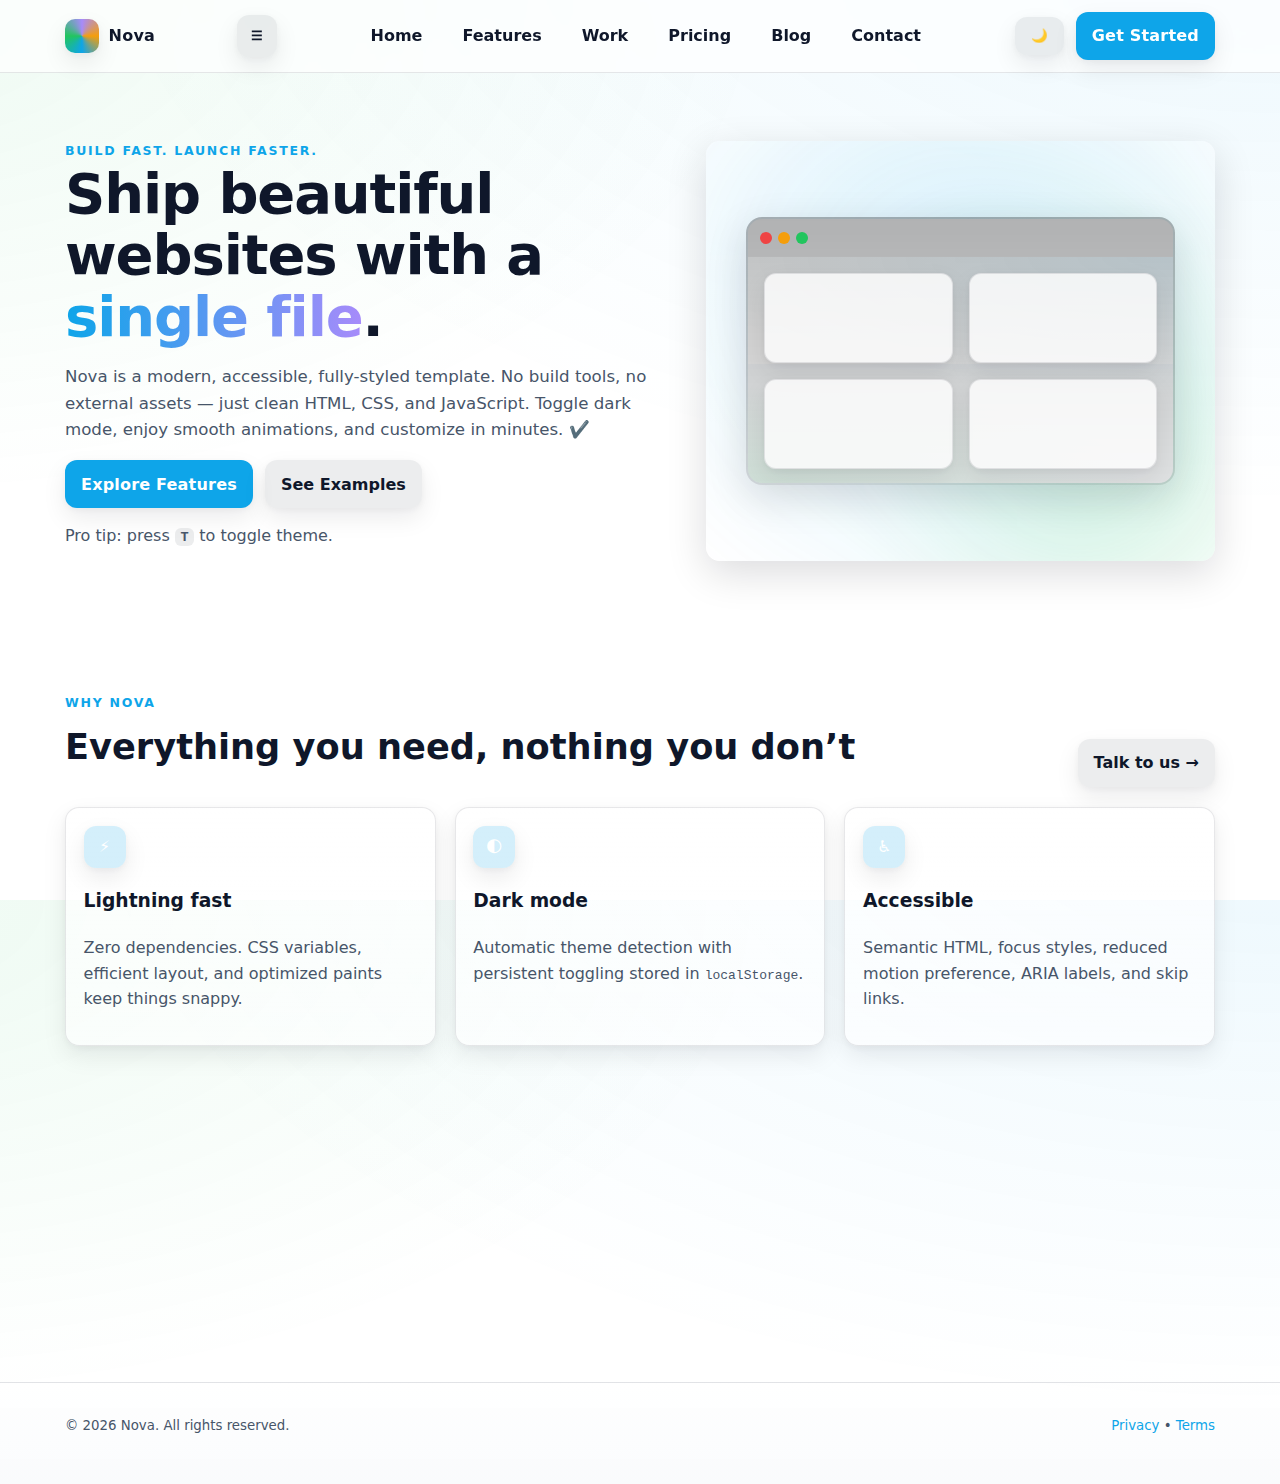
<file: index.html>
<!doctype html>
<html lang="en">

<head>
    <meta charset="utf-8">
    <meta name="viewport" content="width=device-width, initial-scale=1">
    <title>Nova — Home</title>
    <meta name="description"
        content="A fully styled, responsive, accessible website template with dark mode, animations, and clean design." />
    <meta name="theme-color" content="#111827" media="(prefers-color-scheme: dark)">
    <meta name="theme-color" content="#ffffff" media="(prefers-color-scheme: light)">
    <link rel="stylesheet" href="assets/style.css">
    <link rel="icon"
        href="data:image/svg+xml,%3Csvg xmlns='http://www.w3.org/2000/svg' width='64' height='64'%3E%3Crect width='100%25' height='100%25' rx='12' ry='12' fill='%230ea5e9'/%3E%3Cpath d='M18 46 L32 14 L46 46 Z' fill='%23fff'/%3E%3C/svg%3E">
</head>

<body>
    <a class="skip-link" href="#main">Skip to content</a>
    <div class="progress" aria-hidden="true"></div>

    <!-- Header -->
    <header>
        <div class="container nav" role="navigation" aria-label="Main">
            <div class="brand">
                <span class="brand-logo" aria-hidden="true"></span>
                <span>Nova</span>
            </div>
            <button class="btn icon ghost menu-toggle" aria-expanded="false" aria-controls="mobile-menu"
                aria-label="Toggle menu">
                ☰
            </button>
            <ul class="primary">
                <li><a class="link" href="index.html">Home</a></li>
                <li><a class="link" href="#features">Features</a></li>
                <li><a class="link" href="work.html">Work</a></li>
                <li><a class="link" href="pricing.html">Pricing</a></li>
                <li><a class="link" href="blog.html">Blog</a></li>
                <li><a class="link" href="contact.html">Contact</a></li>
            </ul>
            <div class="nav-cta">
                <button id="theme-toggle" class="btn ghost">🌙</button>
                <a class="btn brand" href="pricing.html">Get Started</a>
            </div>
        </div>
    </header>

    <main id="main">
        <!-- Hero -->
        <section class="container hero">
      <div>
        <span class="eyebrow">Build fast. Launch faster.</span>
        <h1>Ship beautiful websites with a <span
            style="background:linear-gradient(90deg,var(--brand),#a78bfa); -webkit-background-clip:text; background-clip:text; color:transparent">single
            file</span>.</h1>
        <p class="lead">Nova is a modern, accessible, fully-styled template. No build tools, no external assets — just
          clean HTML, CSS, and JavaScript. Toggle dark mode, enjoy smooth animations, and customize in minutes. ✔️</p>

        <div style="display:flex; gap:.75rem; margin-top:1rem">
          <a class="btn brand" href="#features">Explore Features</a>
          <a class="btn ghost" href="work.html">See Examples</a>
        </div>

        <p class="muted" style="margin-top:.9rem">Pro tip: press <kbd class="kbd">T</kbd> to toggle theme.</p>
      </div>

      <div class="hero-card">
        <div class="orbit" aria-hidden="true"></div>
        <div class="preview" role="img" aria-label="Preview of app UI">
          <div class="bar"><span class="dot" aria-hidden="true"></span></div>
          <div class="content">
            <div class="tile"></div>
            <div class="tile"></div>
            <div class="tile"></div>
            <div class="tile"></div>
          </div>
        </div>
      </div>
    </section>

        <!-- Features -->
        <section id="features">
            <div class="container">
                <div class="section-head">
                    <div>
                        <span class="eyebrow">Why Nova</span>
                        <h2>Everything you need, nothing you don’t</h2>
                    </div>
                    <a class="btn ghost" href="contact.html">Talk to us →</a>
                </div>

                <div class="grid three">
                    <article class="card fade-up" tabindex="0">
                        <div class="icon" aria-hidden="true">⚡</div>
                        <h3>Lightning fast</h3>
                        <p class="muted">Zero dependencies. CSS variables, efficient layout, and optimized paints keep
                            things snappy.</p>
                    </article>

                    <article class="card fade-up" tabindex="0">
                        <div class="icon" aria-hidden="true">🌓</div>
                        <h3>Dark mode</h3>
                        <p class="muted">Automatic theme detection with persistent toggling stored in
                            <code>localStorage</code>.
                        </p>
                    </article>

                    <article class="card fade-up" tabindex="0">
                        <div class="icon" aria-hidden="true">♿</div>
                        <h3>Accessible</h3>
                        <p class="muted">Semantic HTML, focus styles, reduced motion preference, ARIA labels, and skip
                            links.</p>
                    </article>

                    <article class="card fade-up" tabindex="0">
                        <div class="icon" aria-hidden="true">🎯</div>
                        <h3>Scroll-spy</h3>
                        <p class="muted">Active nav highlight updates as you move through sections. Smooth and
                            intuitive.</p>
                    </article>

                    <article class="card fade-up" tabindex="0">
                        <div class="icon" aria-hidden="true">🎬</div>
                        <h3>Animations</h3>
                        <p class="muted">Intersection-Observer reveals. Subtle shadows and gradients without heavy
                            frameworks.</p>
                    </article>

                    <article class="card fade-up" tabindex="0">
                        <div class="icon" aria-hidden="true">🧩</div>
                        <h3>Composable</h3>
                        <p class="muted">Cards, grids, and utility classes let you build new sections in minutes. 💡</p>
                    </article>
                </div>
            </div>
        </section>
    </main>

    <!-- Footer -->
    <footer>
        <div class="container" style="display:flex;justify-content:space-between">
            <small>© <span id="year"></span> Nova. All rights reserved.</small>
            <small><a href="#">Privacy</a> • <a href="#">Terms</a></small>
        </div>
    </footer>
    <script src="assets/script.js"></script>
</body>


</html>
</file>
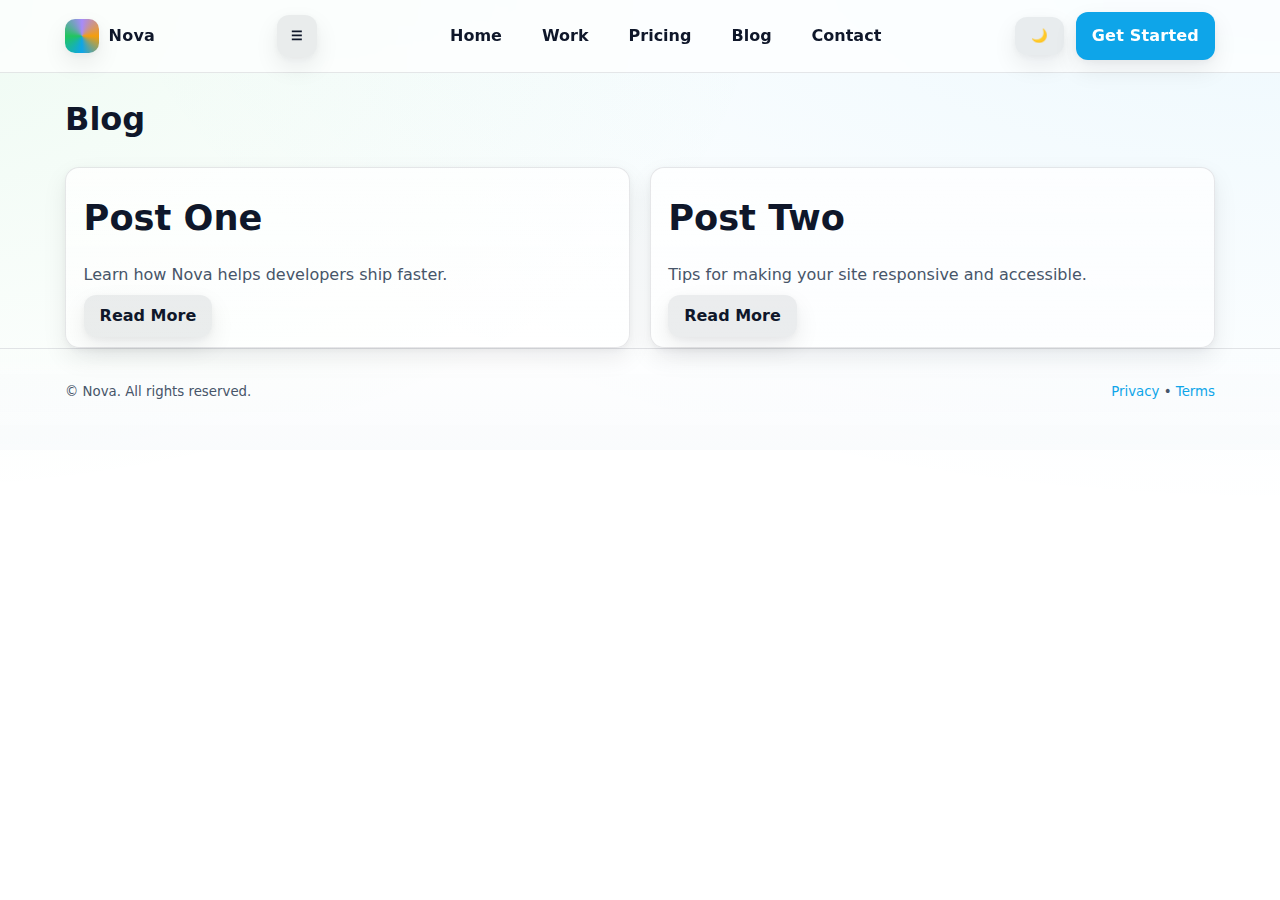
<file: blog.html>
<!doctype html>
<html lang="en">

<head>
    <meta charset="utf-8">
    <meta name="viewport" content="width=device-width, initial-scale=1">
    <title>Nova — Blog</title>
    <link rel="stylesheet" href="assets/style.css">
</head>

<body>
    <!-- Header -->
    <header>
        <div class="container nav">
            <div class="brand">
                <span class="brand-logo"></span>
                <span>Nova</span>
            </div>
            <button class="btn icon ghost menu-toggle">☰</button>
            <ul class="primary">
                <li><a class="link" href="index.html">Home</a></li>
                <li><a class="link" href="work.html">Work</a></li>
                <li><a class="link" href="pricing.html">Pricing</a></li>
                <li><a class="link" href="blog.html">Blog</a></li>
                <li><a class="link" href="contact.html">Contact</a></li>
            </ul>
            <div class="nav-cta">
                <button id="theme-toggle" class="btn ghost">🌙</button>
                <a class="btn brand" href="pricing.html">Get Started</a>
            </div>
        </div>
    </header>

    <main class="container">
        <h1>Blog</h1>
        <div class="grid two">
            <article class="card">
                <h2>Post One</h2>
                <p class="muted">Learn how Nova helps developers ship faster.</p>
                <a class="btn ghost" href="#">Read More</a>
            </article>
            <article class="card">
                <h2>Post Two</h2>
                <p class="muted">Tips for making your site responsive and accessible.</p>
                <a class="btn ghost" href="#">Read More</a>
            </article>
        </div>
    </main>

    <!-- Footer -->
    <footer>
        <div class="container" style="display:flex;justify-content:space-between">
            <small>© <span id="year"></span> Nova. All rights reserved.</small>
            <small><a href="#">Privacy</a> • <a href="#">Terms</a></small>
        </div>
    </footer>
    <script src="assets/script.js"></script>
</body>

</html>
</file>
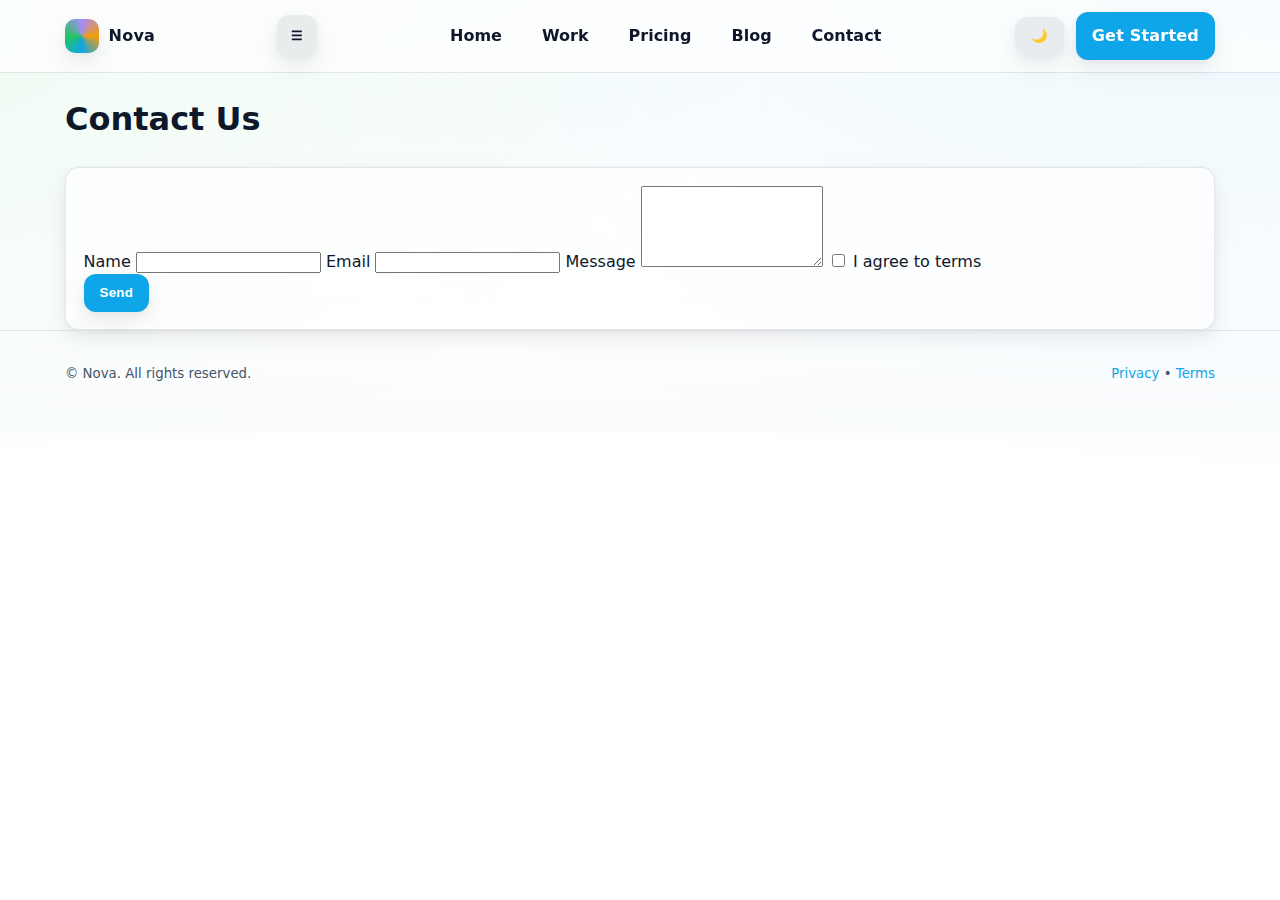
<file: contact.html>
<!doctype html>
<html lang="en">

<head>
    <meta charset="utf-8">
    <meta name="viewport" content="width=device-width, initial-scale=1">
    <title>Nova — Contact</title>
    <link rel="stylesheet" href="assets/style.css">
</head>

<body>
    <!-- Header -->
    <header>
        <div class="container nav">
            <div class="brand">
                <span class="brand-logo"></span>
                <span>Nova</span>
            </div>
            <button class="btn icon ghost menu-toggle">☰</button>
            <ul class="primary">
                <li><a class="link" href="index.html">Home</a></li>
                <li><a class="link" href="work.html">Work</a></li>
                <li><a class="link" href="pricing.html">Pricing</a></li>
                <li><a class="link" href="blog.html">Blog</a></li>
                <li><a class="link" href="contact.html">Contact</a></li>
            </ul>
            <div class="nav-cta">
                <button id="theme-toggle" class="btn ghost">🌙</button>
                <a class="btn brand" href="pricing.html">Get Started</a>
            </div>
        </div>
    </header>

    <main class="container">
        <h1>Contact Us</h1>
        <form id="contact-form" class="card">
            <label>Name <input type="text" name="name" required></label>
            <label>Email <input type="email" name="email" required></label>
            <label>Message <textarea name="message" rows="5" required></textarea></label>
            <label><input type="checkbox" id="agree"> I agree to terms</label>
            <button class="btn brand" type="submit">Send</button>
            <p id="notice" style="display:none;margin-top:10px"></p>
        </form>
    </main>

    <!-- Footer -->
    <footer>
        <div class="container" style="display:flex;justify-content:space-between">
            <small>© <span id="year"></span> Nova. All rights reserved.</small>
            <small><a href="#">Privacy</a> • <a href="#">Terms</a></small>
        </div>
    </footer>
    <script src="assets/script.js"></script>
</body>

</html>
</file>
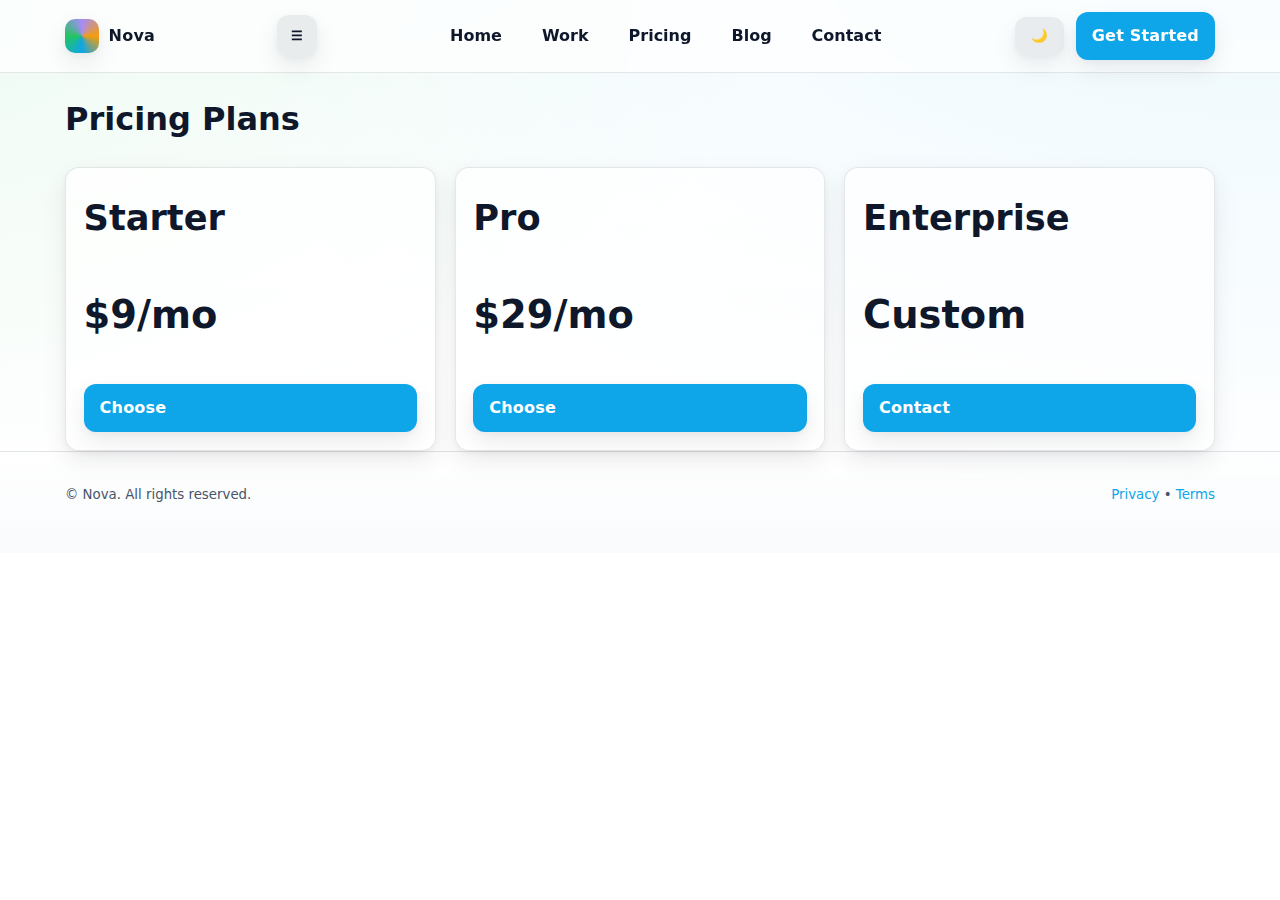
<file: pricing.html>
<!doctype html>
<html lang="en">

<head>
    <meta charset="utf-8">
    <meta name="viewport" content="width=device-width, initial-scale=1">
    <title>Nova — Pricing</title>
    <link rel="stylesheet" href="assets/style.css">
</head>

<body>
    <!-- Header -->
    <header>
        <div class="container nav">
            <div class="brand">
                <span class="brand-logo"></span>
                <span>Nova</span>
            </div>
            <button class="btn icon ghost menu-toggle">☰</button>
            <ul class="primary">
                <li><a class="link" href="index.html">Home</a></li>
                <li><a class="link" href="work.html">Work</a></li>
                <li><a class="link" href="pricing.html">Pricing</a></li>
                <li><a class="link" href="blog.html">Blog</a></li>
                <li><a class="link" href="contact.html">Contact</a></li>
            </ul>
            <div class="nav-cta">
                <button id="theme-toggle" class="btn ghost">🌙</button>
                <a class="btn brand" href="pricing.html">Get Started</a>
            </div>
        </div>
    </header>

    <main class="container">
        <h1>Pricing Plans</h1>
        <div class="grid three">
            <div class="card">
                <h2>Starter</h2>
                <p class="price">$9/mo</p>
                <a class="btn brand" href="#">Choose</a>
            </div>
            <div class="card">
                <h2>Pro</h2>
                <p class="price">$29/mo</p>
                <a class="btn brand" href="#">Choose</a>
            </div>
            <div class="card">
                <h2>Enterprise</h2>
                <p class="price">Custom</p>
                <a class="btn brand" href="#">Contact</a>
            </div>
        </div>
    </main>

    <!-- Footer -->
    <footer>
        <div class="container" style="display:flex;justify-content:space-between">
            <small>© <span id="year"></span> Nova. All rights reserved.</small>
            <small><a href="#">Privacy</a> • <a href="#">Terms</a></small>
        </div>
    </footer>
    <script src="assets/script.js"></script>
</body>

</html>
</file>
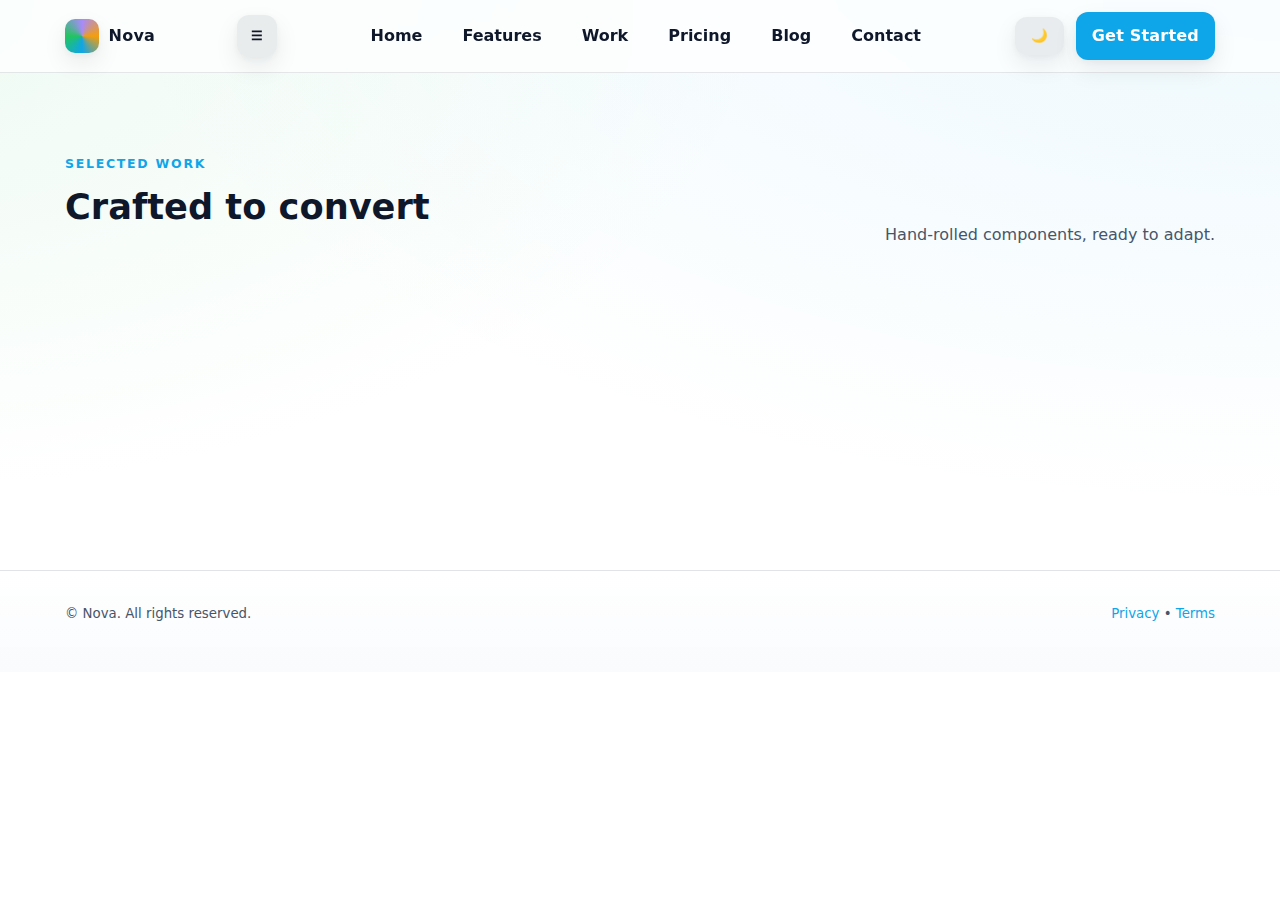
<file: work.html>
<!doctype html>
<html lang="en">

<head>
    <meta charset="utf-8">
    <meta name="viewport" content="width=device-width, initial-scale=1">
    <title>Nova — Work</title>
    <meta name="description"
        content="A fully styled, responsive, accessible website template with dark mode, animations, and clean design." />
    <meta name="theme-color" content="#111827" media="(prefers-color-scheme: dark)">
    <meta name="theme-color" content="#ffffff" media="(prefers-color-scheme: light)">
    <link rel="stylesheet" href="assets/style.css">
    <link rel="icon"
        href="data:image/svg+xml,%3Csvg xmlns='http://www.w3.org/2000/svg' width='64' height='64'%3E%3Crect width='100%25' height='100%25' rx='12' ry='12' fill='%230ea5e9'/%3E%3Cpath d='M18 46 L32 14 L46 46 Z' fill='%23fff'/%3E%3C/svg%3E">
</head>

<body>
    <!-- Header -->
   <header>
        <div class="container nav" role="navigation" aria-label="Main">
            <div class="brand">
                <span class="brand-logo" aria-hidden="true"></span>
                <span>Nova</span>
            </div>
            <button class="btn icon ghost menu-toggle" aria-expanded="false" aria-controls="mobile-menu"
                aria-label="Toggle menu">
                ☰
            </button>
            <ul class="primary">
                <li><a class="link" href="index.html">Home</a></li>
                <li><a class="link" href="#features">Features</a></li>
                <li><a class="link" href="work.html">Work</a></li>
                <li><a class="link" href="pricing.html">Pricing</a></li>
                <li><a class="link" href="blog.html">Blog</a></li>
                <li><a class="link" href="contact.html">Contact</a></li>
            </ul>
            <div class="nav-cta">
                <button id="theme-toggle" class="btn ghost">🌙</button>
                <a class="btn brand" href="pricing.html">Get Started</a>
            </div>
        </div>
    </header>

   <!-- Work -->
    <section id="work" aria-labelledby="work-title">
      <div class="container">
        <div class="section-head">
          <div>
            <span class="eyebrow">Selected work</span>
            <h2 id="work-title">Crafted to convert</h2>
          </div>
          <div class="muted">Hand-rolled components, ready to adapt.</div>
        </div>

        <div class="grid three">
          <figure class="work fade-up">
            <img alt="Gradient app screenshot" src="data:image/svg+xml;utf8,
              %3Csvg xmlns='http://www.w3.org/2000/svg' viewBox='0 0 1200 800'%3E
              %3Cdefs%3E%3ClinearGradient id='g' x1='0' x2='1'%3E%3Cstop offset='0' stop-color='%230ea5e9'/%3E%3Cstop offset='1' stop-color='%23a78bfa'/%3E%3C/linearGradient%3E%3C/defs%3E
              %3Crect width='1200' height='800' fill='url(%23g)'/%3E%3C/svg%3E" />
            <figcaption class="meta">
              <span class="tag">SaaS</span>
              <div><strong>NeonBoard</strong> — Analytics that glow</div>
            </figcaption>
          </figure>

          <figure class="work fade-up">
            <img alt="Abstract mesh" src="data:image/svg+xml;utf8,
              %3Csvg xmlns='http://www.w3.org/2000/svg' viewBox='0 0 1200 800'%3E
              %3Cdefs%3E%3CradialGradient id='r' cx='30%25' cy='30%25' r='80%25'%3E
              %3Cstop offset='0%25' stop-color='%2322c55e'/%3E%3Cstop offset='100%25' stop-color='transparent'/%3E%3C/radialGradient%3E%3C/defs%3E
              %3Crect width='1200' height='800' fill='%230b1220'/%3E
              %3Ccircle cx='200' cy='220' r='400' fill='url(%23r)'/%3E
              %3Ccircle cx='1100' cy='650' r='500' fill='url(%23r)'/%3E%3C/svg%3E" />
            <figcaption class="meta">
              <span class="tag">Landing</span>
              <div><strong>Aurora</strong> — Luminous product page</div>
            </figcaption>
          </figure>

          <figure class="work fade-up">
            <img alt="Cards UI" src="data:image/svg+xml;utf8,
              %3Csvg xmlns='http://www.w3.org/2000/svg' viewBox='0 0 1200 800'%3E
              %3Crect width='1200' height='800' fill='%23f8fafc'/%3E
              %3Crect x='80' y='120' width='300' height='180' rx='18' fill='%23e2e8f0'/%3E
              %3Crect x='420' y='120' width='300' height='180' rx='18' fill='%23cbd5e1'/%3E
              %3Crect x='760' y='120' width='300' height='180' rx='18' fill='%2394a3b8'/%3E%3C/svg%3E" />
            <figcaption class="meta">
              <span class="tag">UI Kit</span>
              <div><strong>Cardinal</strong> — Component library</div>
            </figcaption>
          </figure>
        </div>
      </div>
    </section>

    <!-- Footer -->
    <footer>
        <div class="container" style="display:flex;justify-content:space-between">
            <small>© <span id="year"></span> Nova. All rights reserved.</small>
            <small><a href="#">Privacy</a> • <a href="#">Terms</a></small>
        </div>
    </footer>
    <script src="assets/script.js"></script>
</body>

</html>
</file>
<file: assets/style.css>
/* -------------------------
       CSS RESET & BASE STYLES
       ------------------------- */
    :root{
      --bg: #ffffff;
      --bg-soft: #f8fafc;
      --fg: #0f172a;
      --muted: #475569;
      --brand: #0ea5e9;
      --brand-600: #0284c7;
      --brand-700: #0369a1;
      --accent: #22c55e;
      --danger: #ef4444;
      --card: #ffffffcc;
      --ring: 0 0 0 4px color-mix(in oklab, var(--brand) 25%, transparent);
      --shadow-1: 0 10px 25px rgba(2,8,23,.08), 0 2px 6px rgba(2,8,23,.04);
      --shadow-2: 0 12px 40px rgba(2,8,23,.14);
      --radius: 14px;
      --radius-sm: 10px;
      --radius-xs: 8px;
      --maxw: 1150px;
      --grid-gap: clamp(14px, 1.5vw, 24px);
      --grad: conic-gradient(from 180deg at 50% 50%, #0ea5e9 0%, #22c55e 25%, #a78bfa 50%, #f59e0b 75%, #0ea5e9 100%);
    }
    :root.dark{
      --bg: #0b1220;
      --bg-soft: #0f172a;
      --fg: #e5e7eb;
      --muted: #9aa4b2;
      --brand: #38bdf8;
      --brand-600: #0ea5e9;
      --brand-700: #0284c7;
      --accent: #34d399;
      --danger: #f87171;
      --card: #0b1220cc;
      --shadow-1: 0 10px 25px rgba(0,0,0,.35), 0 2px 6px rgba(0,0,0,.3);
      --shadow-2: 0 12px 40px rgba(0,0,0,.55);
    }
    *,*::before,*::after{ box-sizing: border-box }
    html,body{ height:100% }
    body{
      margin:0;
      font-family: ui-sans-serif, system-ui, -apple-system, Segoe UI, Roboto, Ubuntu, Cantarell, "Helvetica Neue", Arial, "Noto Sans", "Apple Color Emoji", "Segoe UI Emoji";
      color: var(--fg);
      background: radial-gradient(1200px 600px at 100% -10%, color-mix(in oklab, var(--brand) 8%, transparent), transparent),
                  radial-gradient(900px 500px at -10% 0%, color-mix(in oklab, var(--accent) 8%, transparent), transparent),
                  var(--bg);
      line-height:1.6;
      overflow-x: hidden;
      scroll-behavior: smooth;
    }
    img{ max-width:100%; display:block }
    a{ color: var(--brand); text-decoration: none }
    a:hover{ color: var(--brand-700) }
    .container{ width: min(100% - 2rem, var(--maxw)); margin-inline: auto }
    .grid{ display:grid; gap: var(--grid-gap) }
    .two{ grid-template-columns: repeat(2, minmax(0,1fr)) }
    .three{ grid-template-columns: repeat(3, minmax(0,1fr)) }
    @media (max-width: 900px){ .two,.three{ grid-template-columns: 1fr } }

    /* -------------------------
       ACCESSIBILITY
       ------------------------- */
    .skip-link{
      position: absolute; left:-9999px; top:auto; width:1px; height:1px; overflow:hidden;
    }
    .skip-link:focus{
      left: 1rem; top: 1rem; width: auto; height: auto;
      background: var(--fg); color: var(--bg); padding:.5rem .75rem; border-radius: var(--radius-xs);
      z-index: 9999;
    }
    :focus-visible{ outline: 2px solid var(--brand); outline-offset: 2px; }

    /* -------------------------
       HEADER
       ------------------------- */
    header{
      position: sticky; top:0; z-index:1000;
      backdrop-filter: blur(10px);
      background: color-mix(in oklab, var(--card) 85%, transparent);
      border-bottom: 1px solid color-mix(in oklab, var(--fg) 10%, transparent);
    }
    .nav{
      display:flex; align-items:center; justify-content:space-between; gap:1rem;
      padding: .75rem 0;
    }
    .brand{
      display:flex; align-items:center; gap:.6rem; font-weight: 800; letter-spacing:.2px;
    }
    .brand-logo{
      width:34px; height:34px; border-radius:10px;
      background: var(--grad); box-shadow: var(--shadow-1);
    }
    .nav ul{ list-style:none; display:flex; gap:1rem; margin:0; padding:0; }
    .nav a.link{
      color: var(--fg); padding:.5rem .75rem; border-radius: 10px; font-weight:600;
    }
    .nav a.link:hover{ background: color-mix(in oklab, var(--brand) 12%, transparent) }
    .nav a.link.active{ color:#fff; background: var(--brand); }
    .nav-cta{ display:flex; gap:.75rem; align-items:center }
    .btn{
      --bgc: var(--fg); --c: var(--bg);
      appearance:none; border:none; cursor:pointer; font-weight:700;
      color: var(--c); background: var(--bgc);
      padding:.7rem 1rem; border-radius: 12px; box-shadow: var(--shadow-1);
    }
    .btn:hover{ filter: brightness(.98) saturate(1.05) }
    .btn.brand{ --bgc: var(--brand); --c: #fff }
    .btn.ghost{ color: var(--fg); background: color-mix(in oklab, var(--fg) 8%, transparent); }
    .btn.icon{ display:inline-grid; place-items:center; width:40px; aspect-ratio:1/1; padding:0 }

    .menu-toggle{ display:none }
    @media (max-width:900px){
      .menu-toggle{ display:inline-grid }
      .nav ul.primary{
        position: fixed; inset: 64px 0 auto 0;
        background: color-mix(in oklab, var(--bg) 85%, transparent);
        padding: 1rem; transform-origin: top;
        transform: translateY(-10px) scaleY(0.98);
        opacity:0; pointer-events:none;
        box-shadow: var(--shadow-2);
        border-bottom: 1px solid color-mix(in oklab, var(--fg) 10%, transparent);
        backdrop-filter: blur(10px);
        flex-direction: column; gap:.5rem;
      }
      .nav ul.primary.open{
        opacity:1; pointer-events:auto;
        transform: none; transition: .25s ease;
      }
    }

    /* -------------------------
       HERO
       ------------------------- */
    .hero{
      padding: clamp(2rem, 5vw, 4rem) 0 3rem;
      display:grid; grid-template-columns: 1.1fr .9fr; gap: var(--grid-gap); align-items:center;
    }
    .hero h1{
      font-size: clamp(2rem, 4.8vw, 3.5rem); line-height:1.1; margin:0 0 .75rem;
      letter-spacing: -0.02em;
    }
    .lead{ font-size: clamp(1rem, 1.3vw, 1.15rem); color: var(--muted) }
    .hero-card{
      position: relative; padding: 1rem; border-radius: var(--radius);
      background: linear-gradient(180deg, color-mix(in oklab, var(--card) 94%, transparent), color-mix(in oklab, var(--card) 70%, transparent));
      box-shadow: var(--shadow-2); overflow: hidden; min-height: 420px;
      display:grid; place-items:center;
    }
    .orbit{
      position:absolute; inset:-20% -10%; background: radial-gradient(60% 60% at 50% 40%, color-mix(in oklab, var(--brand) 18%, transparent), transparent),
                                        radial-gradient(40% 50% at 70% 70%, color-mix(in oklab, var(--accent) 20%, transparent), transparent);
      filter: blur(40px); opacity:.9; transform: rotate(-8deg);
    }
    .preview{
      position: relative; z-index:1; width:min(90%, 520px); aspect-ratio: 16/10; border-radius: 16px;
      background:
        linear-gradient(180deg, rgba(0,0,0,.25), rgba(0,0,0,.1)) border-box,
        linear-gradient(180deg, var(--bg) 0 55%, var(--bg-soft) 55% 100%) padding-box;
      border: 2px solid color-mix(in oklab, var(--fg) 8%, transparent);
      box-shadow: var(--shadow-2);
      overflow:hidden; display:grid; grid-template-rows: 38px 1fr;
    }
    .preview .bar{ display:flex; gap:.4rem; align-items:center; padding:.5rem .75rem; background: color-mix(in oklab, var(--fg) 8%, transparent) }
    .dot{ width:12px; aspect-ratio:1; border-radius:50%; background:#ef4444; box-shadow: 18px 0 0 #f59e0b, 36px 0 0 #22c55e }
    .preview .content{
      padding: 1rem; display:grid; grid-template-columns: 1fr 1fr; gap: 1rem;
      background:
        radial-gradient(500px 140px at 100% 0%, color-mix(in oklab, var(--brand) 8%, transparent), transparent),
        radial-gradient(400px 100px at 0% 100%, color-mix(in oklab, var(--accent) 9%, transparent), transparent);
    }
    .preview .tile{
      background: color-mix(in oklab, var(--bg) 80%, transparent); border: 1px solid color-mix(in oklab, var(--fg) 10%, transparent);
      border-radius: 12px; min-height: 90px; box-shadow: var(--shadow-1);
    }
    @media (max-width: 900px){ .hero{ grid-template-columns: 1fr } }

    /* -------------------------
       SECTIONS
       ------------------------- */
    section{ padding: clamp(3rem, 6vw, 5rem) 0; position: relative }
    .section-head{ display:flex; justify-content:space-between; align-items:end; gap:1rem; margin-bottom: 1.25rem }
    .eyebrow{ font-weight:800; color: var(--brand); letter-spacing:.14em; text-transform: uppercase; font-size:.78rem }
    h2{ font-size: clamp(1.6rem, 3.4vw, 2.2rem); margin:.25rem 0 .75rem }
    p.section-lead{ color: var(--muted); max-width: 65ch }

    .card{
      border-radius: var(--radius); padding: 1.1rem;
      background: linear-gradient(180deg, color-mix(in oklab, var(--card) 94%, transparent), color-mix(in oklab, var(--card) 70%, transparent));
      border: 1px solid color-mix(in oklab, var(--fg) 10%, transparent);
      box-shadow: var(--shadow-1);
    }

    /* Feature Icons */
    .icon{
      width: 42px; height:42px; border-radius: 12px; display:grid; place-items:center;
      background: color-mix(in oklab, var(--brand) 18%, transparent);
      color: #fff; font-weight: 900; box-shadow: var(--shadow-1);
    }

    /* Portfolio */
    .work{ overflow:hidden; border-radius: 16px; position:relative; background: color-mix(in oklab, var(--fg) 6%, transparent) }
    .work .meta{ position:absolute; inset:auto 0 0 0; padding: .75rem 1rem; background: linear-gradient(180deg, transparent, rgba(0,0,0,.55)); color:#fff }
    .work .tag{ background: rgba(255,255,255,.2); padding:.25rem .5rem; border-radius: 999px; font-size:.75rem; display:inline-block }

    /* Pricing */
    .pricing{ align-items: stretch }
    .price-card{ display:grid; gap:.75rem; align-content:start }
    .price{
      font-size: clamp(1.8rem, 3.6vw, 2.4rem); font-weight: 900;
    }
    .price small{ font-size:.8rem; color: var(--muted); font-weight: 600 }
    .feature-list{ list-style:none; display:grid; gap:.5rem; margin:.5rem 0 0; padding:0 }
    .feature-list li{ display:flex; align-items:flex-start; gap:.5rem }
    .check{ color: var(--accent); margin-top:.25rem }

    /* Testimonials */
    .testimonial{ display:grid; gap:.5rem; }
    .avatar{ width:42px; height:42px; border-radius:50%; background: linear-gradient(135deg, var(--brand), #a78bfa) }

    /* Blog */
    .blog-card .meta-row{ display:flex; gap:.75rem; color: var(--muted); font-size:.9rem }

    /* FAQ */
    details{
      background: color-mix(in oklab, var(--bg) 85%, transparent);
      border: 1px solid color-mix(in oklab, var(--fg) 10%, transparent);
      padding: .9rem 1rem; border-radius: 12px;
    }
    details+details{ margin-top:.75rem }
    details[open]{ background: color-mix(in oklab, var(--bg) 92%, transparent) }
    summary{ cursor: pointer; font-weight:700 }
    summary::-webkit-details-marker{ display:none }

    /* Contact */
    .form{ display:grid; gap:.8rem }
    .input{
      width:100%; padding:.8rem .9rem; border-radius: 12px;
      border: 1px solid color-mix(in oklab, var(--fg) 12%, transparent);
      background: color-mix(in oklab, var(--bg) 92%, transparent);
      color:var(--fg)
    }
    .input:focus{ box-shadow: var(--ring) }
    .msg{ min-height: 140px; resize: vertical }

    .notice{
      padding:.7rem .9rem; border-radius: 10px; background: color-mix(in oklab, var(--accent) 18%, transparent); color:#003321; font-weight:700; display:none;
    }
    .notice.error{ background: color-mix(in oklab, var(--danger) 18%, transparent); color: #3a0000 }

    /* Footer */
    footer{
      padding: 2rem 0 3rem; color: var(--muted);
      border-top: 1px solid color-mix(in oklab, var(--fg) 10%, transparent);
      background: linear-gradient(180deg, transparent, color-mix(in oklab, var(--bg-soft) 80%, transparent));
    }
    .footgrid{ display:grid; gap:1rem; grid-template-columns: 1.2fr .8fr .8fr .8fr }
    .footgrid h4{ margin:.25rem 0 .4rem; color: var(--fg) }
    .footgrid a{ color: inherit }
    @media (max-width: 900px){ .footgrid{ grid-template-columns: 1fr 1fr } }

    /* -------------------------
       ANIMATIONS & UTILITIES
       ------------------------- */
    .fade-up{ opacity:0; transform: translateY(16px); transition: .6s ease }
    .in-view{ opacity:1; transform: none }
    .pill{ display:inline-block; padding:.25rem .6rem; border-radius:999px; background: color-mix(in oklab, var(--brand) 20%, transparent); color:#fff; font-size:.78rem; font-weight:800; letter-spacing:.08em }
    .muted{ color:var(--muted) }
    .divider{ height:1px; background: color-mix(in oklab, var(--fg) 10%, transparent); margin: 1rem 0 }
    .kbd{ font: 600 .85rem ui-monospace, SFMono-Regular, Menlo, Consolas, monospace; background: color-mix(in oklab, var(--fg) 8%, transparent); padding:.1rem .35rem; border-radius:6px }
    .sr{ position:absolute; clip:rect(0 0 0 0); width:1px; height:1px; margin:-1px; border:0; padding:0; overflow:hidden; white-space:nowrap }

    /* Scroll Progress */
    .progress{
      position: fixed; inset: auto 0 0 0; height: 3px; background: linear-gradient(90deg, var(--brand), #22c55e);
      transform-origin: left; transform: scaleX(0); z-index: 2000;
    }
</file>
